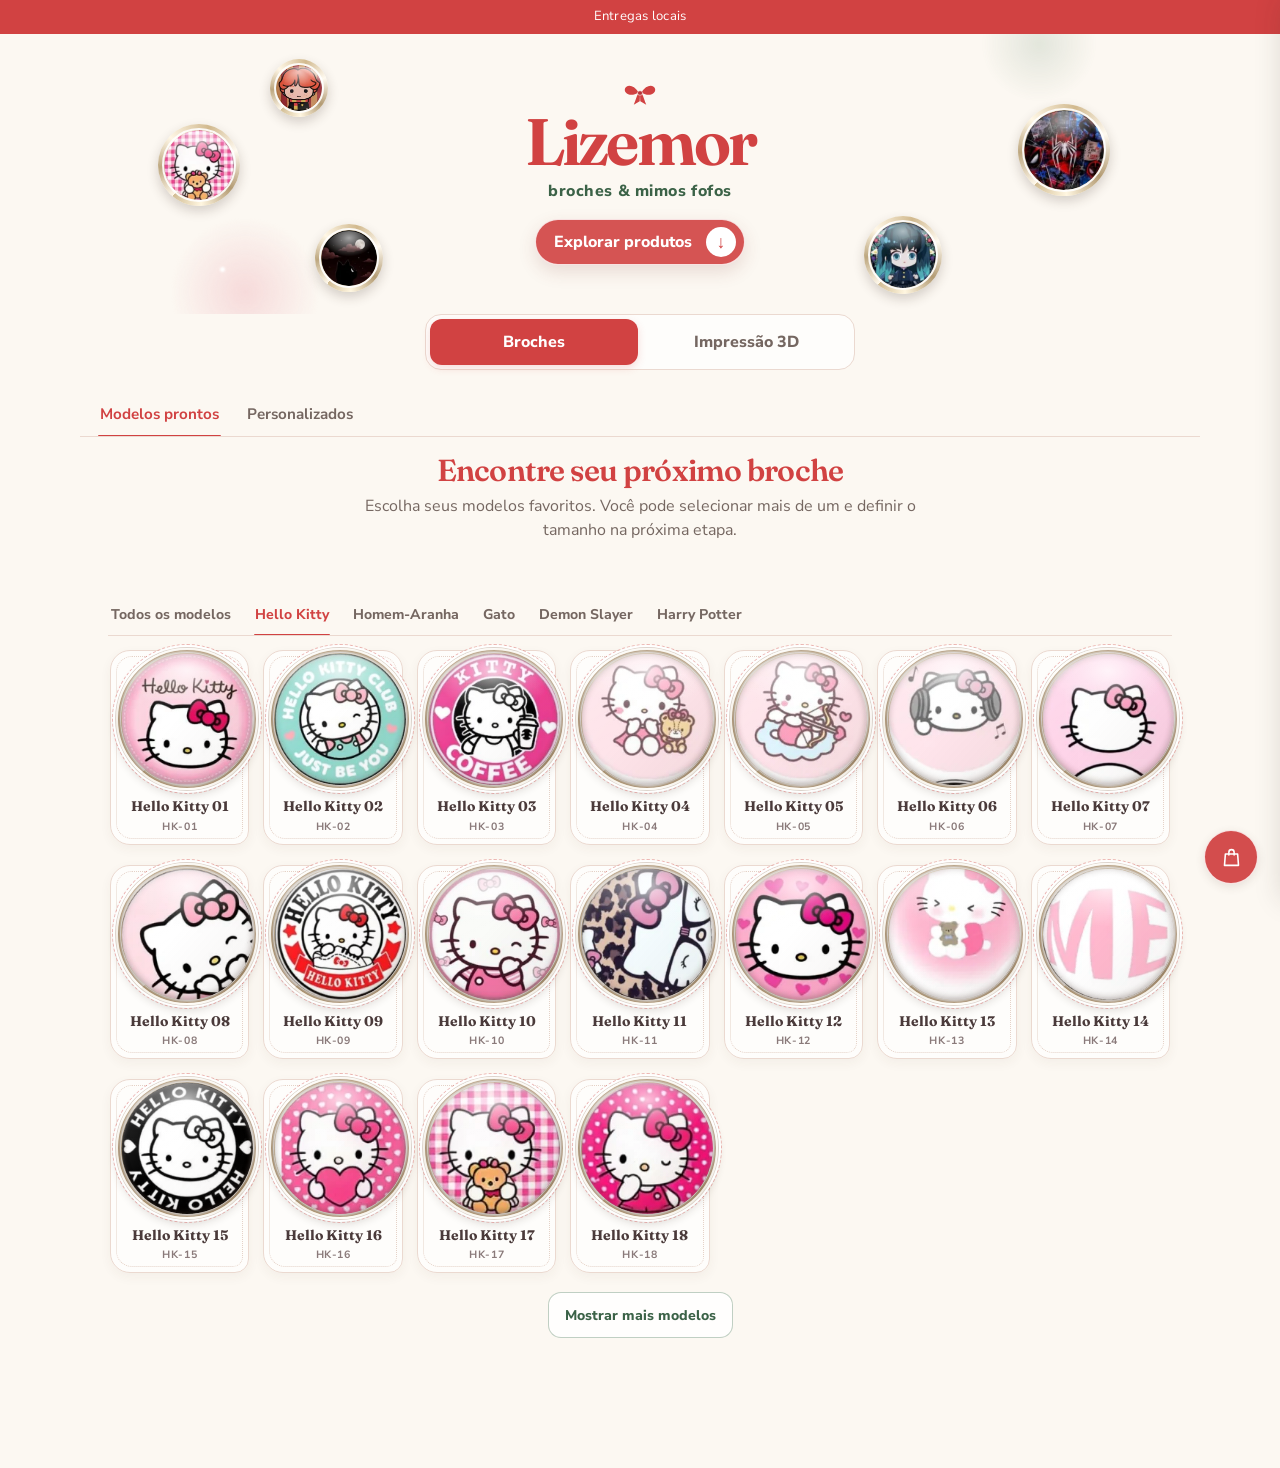
<file: index.html>
<!DOCTYPE html>
<html lang="pt-BR">
<head>
<meta charset="UTF-8">
<meta name="viewport" content="width=device-width, initial-scale=1">
<title>Lizemor – broches &amp; mimos fofos</title>
<link rel="preconnect" href="https://fonts.googleapis.com">
<link rel="preconnect" href="https://fonts.gstatic.com" crossorigin>
<link href="https://fonts.googleapis.com/css2?family=Fraunces:opsz,wght@9..144,400;9..144,500;9..144,600;9..144,700&family=Nunito+Sans:wght@400;500;600;700;800&display=swap" rel="stylesheet">

  <link rel="stylesheet" href="css/base.css">
  <link rel="stylesheet" href="css/layout.css">
  <link rel="stylesheet" href="css/components.css">
  <link rel="stylesheet" href="css/motion.css">
  <link rel="stylesheet" href="css/responsive.css">
</head>
<body>

<div class="alert">Entregas locais</div>
<header class="hero-header">
  <div class="hero-copy">
    <svg class="brand-bow" viewBox="0 0 120 82" aria-hidden="true" focusable="false">
      <path d="M53 29C42 10 22 3 12 12 0 22 8 37 24 40c11 2 21-3 30-7zM67 29C78 10 98 3 108 12c12 10 4 25-12 28-11 2-21-3-30-7zM53 37c-6 12-9 24-15 38l21-12 1-25zM67 37c6 12 9 24 15 38L61 63l-1-25z" fill="#D14242"/>
      <ellipse cx="60" cy="34" rx="9" ry="8" fill="#B83338" stroke="#FCF8F2" stroke-width="2"/>
    </svg>
    <h1>Lizemor</h1>
    <p>broches &amp; mimos fofos</p>
    <a class="hero-cta" href="#broochContent">Explorar produtos <span aria-hidden="true">↓</span></a>
  </div>
  <div class="hero-scene" id="heroScene" role="group" aria-label="Broches decorativos; clique para apertar">
    <button class="hero-pin hero-floater hero-floater-a" type="button" data-model-code="HK-17" aria-label="Apertar broche Hello Kitty 17"><img alt="" aria-hidden="true"></button>
    <button class="hero-pin hero-floater hero-floater-b" type="button" data-model-code="HA-08" aria-label="Apertar broche Homem-Aranha 08"><img alt="" aria-hidden="true"></button>
    <button class="hero-pin hero-floater hero-floater-c" type="button" data-model-code="GT-12" aria-label="Apertar broche Gato 12"><img alt="" aria-hidden="true"></button>
    <button class="hero-pin hero-floater hero-floater-d" type="button" data-model-code="DS-19" aria-label="Apertar broche Demon Slayer 19"><img alt="" aria-hidden="true"></button>
    <button class="hero-pin hero-floater hero-floater-e" type="button" data-model-code="HP-06" aria-label="Apertar broche Harry Potter 06"><img alt="" aria-hidden="true"></button>
  </div></header>


<div class="modebar" role="tablist" aria-label="Escolher seção do site">
  <button class="mode" role="tab" id="modeBroches" aria-controls="broochContent" aria-selected="true" type="button">Broches</button>
  <button class="mode" role="tab" id="mode3d" aria-controls="studio" aria-selected="false" type="button">Impressão 3D</button>
</div>

<section id="studio" hidden aria-label="Impressão 3D">
  <div class="sub3" role="tablist" aria-label="Tipo de impressão 3D">
    <button class="tab3" role="tab" id="t3pronto" data-v3="pronto" aria-selected="true" type="button">Modelos Prontos</button>
    <button class="tab3" role="tab" id="t3custom" data-v3="custom" aria-selected="false" type="button">Personalizados</button>
    <button class="tab3" role="tab" id="t3sob" data-v3="sob" aria-selected="false" type="button">Sob Medida</button>
  </div>

  <div id="v3pronto">
    <h2 class="s3-title">Impressão 3D pronta para você</h2>
    <p class="s3-sub">Escolha uma peça, configure a cor e adicione ao seu pedido.</p>
    <p class="s3-note" role="note"><span>Cores disponíveis:</span><span><i class="swatch-black" aria-hidden="true"></i>Preto</span><span><i class="swatch-blue" aria-hidden="true"></i>Azul</span></p>
    <div class="p3grid" id="p3grid"></div>
  </div>

  <div id="v3custom" hidden>
    <h2 class="s3-title">Um chaveiro com seu nome</h2>
    <p class="s3-sub">Escolha o nome e a combinação de cores para criar seu chaveiro personalizado.</p>
    <div class="p3grid" id="p3grid2"></div>

  </div>

  <div id="v3sob" hidden>
  <h2 class="s3-title" id="orcamento">Tem uma ideia? Vamos tirar do papel.</h2>
  <p class="s3-sub">Envie seu modelo ou conte o que deseja imprimir. Vamos avaliar o projeto e preparar um orçamento.</p>
  <ol class="steps">
    <li><b>01</b><span><strong>Conte sua ideia</strong><small>Descreva a peça que deseja imprimir.</small></span></li>
    <li><b>02</b><span><strong>Envie a referência</strong><small>Mande uma foto, arquivo ou link pelo WhatsApp.</small></span></li>
    <li><b>03</b><span><strong>Receba seu orçamento</strong><small>Confira o valor e aprove a impressão.</small></span></li>
  </ol>
  <form class="quote" id="quoteForm">
    <div class="form-heading"><h3>Conte o que você precisa</h3><p>Preencha as informações principais para começarmos.</p></div>
    <label class="f">Seu nome *<input type="text" id="qName" autocomplete="name" placeholder="Como podemos te chamar?" required></label>
    <label class="f">O que você gostaria de imprimir? *<textarea id="qDesc" placeholder="Descreva sua ideia ou informe o link do modelo." required></textarea></label>
    <div class="row">
      <label class="f">Tamanho aproximado<input type="text" id="qSize" placeholder="Ex.: 8 cm de altura"></label>
      <label class="f">Quantidade<input type="text" id="qQty" inputmode="numeric" placeholder="Ex.: 1"></label>
      <label class="f">Cor<input type="text" id="qColor" placeholder="Ex.: preto ou azul"></label>
    </div>
    <p class="tip">O arquivo STL, 3MF ou OBJ, ou uma fotografia de referência, pode ser enviado diretamente na conversa do WhatsApp.</p>
    <div class="err" id="qErr" role="alert"></div>
    <button class="wa" id="qSend" type="button">Solicitar orçamento pelo WhatsApp</button>
  </form>
  </div>
</section>

<nav role="tablist" aria-label="Tipo de broche">
  <button class="tab" role="tab" aria-selected="true" data-filter="pronto">Modelos prontos</button>
  <button class="tab" role="tab" aria-selected="false" data-filter="personalizado">Personalizados</button>
</nav>

<main id="broochContent">
  <div class="brooch-intro" id="readyIntro">
    <h2>Encontre seu próximo broche</h2>
    <p>Escolha seus modelos favoritos. Você pode selecionar mais de um e definir o tamanho na próxima etapa.</p>
  </div>
  <section class="picker" id="picker">
    <div class="chips" id="chips" role="group" aria-label="Categorias"></div>
    <div class="models" id="models"></div>
    <button class="model-more" id="modelMore" type="button" hidden>Mostrar mais modelos</button>
  <div class="picked" id="picked" hidden></div>
  </section>
  <p class="custom-feedback" id="customFeedback" role="status" aria-live="polite" hidden></p>
  <section class="size-step" id="sizeStep" hidden>
  <h2 class="sizes-title">Escolha o tamanho</h2>
  <p class="hint">O tamanho escolhido será aplicado a todos os modelos selecionados.</p>
  <div class="grid" id="grid">

    <!-- Para trocar a foto: substitua o src (e o data-ready) de cada <img> por um arquivo ou link seu. -->

    <article class="card" data-id="b58" tabindex="0" aria-expanded="false" aria-label="Tamanho 58 mm. Pressione Enter para abrir os detalhes.">
      <span class="pin-photo pin-broche"><img alt="Broche 58mm" src="assets/broches/broche-58mm.webp" data-ready="assets/broches/broche-58mm.webp" data-custom="data:image/svg+xml,%3Csvg xmlns='http://www.w3.org/2000/svg' viewBox='0 0 300 300'%3E%3Crect width='300' height='300' fill='%23F6DADA'/%3E%3Ccircle cx='150' cy='150' r='140' fill='%23fff' stroke='%23D14242' stroke-width='5' stroke-dasharray='12 9'/%3E%3Ctext x='150' y='160' font-size='54' text-anchor='middle'%3EART%3C/text%3E%3Ctext x='150' y='205' font-size='18' text-anchor='middle' fill='%23D14242' font-family='sans-serif'%3Esua arte aqui%3C/text%3E%3C/svg%3E"></span>
      <div class="body">
        <h3>G — 58 mm <span class="size-full-name">Broche 58MM (Grande)</span></h3>
        <p>Perfeito para bolsas, mochilas e jaquetas. Muito charme em um só broche.</p>
        <fieldset class="opts" hidden>
          <label><input type="radio" name="o58" value="8" data-label="Normal" checked> Normal - R$ 8,00</label>
          <label><input type="radio" name="o58" value="10" data-label="Com brilho"> Com brilho - R$ 10,00</label>
        </fieldset>
        <div class="price" data-price>R$ 8,00</div>
        <button class="size-choose" type="button">Selecionar tamanho</button>
        <button class="add" hidden>Adicionar ao pedido</button>
      </div>
    </article>

    <article class="card" data-id="b32" data-price="4.5" tabindex="0" aria-expanded="false" aria-label="Tamanho 32 mm. Pressione Enter para abrir os detalhes.">
      <span class="pin-photo pin-broche"><img alt="Broche 32mm" src="assets/broches/broche-32mm.webp" data-ready="assets/broches/broche-32mm.webp" data-custom="data:image/svg+xml,%3Csvg xmlns='http://www.w3.org/2000/svg' viewBox='0 0 300 300'%3E%3Crect width='300' height='300' fill='%23F6DADA'/%3E%3Ccircle cx='150' cy='150' r='140' fill='%23fff' stroke='%23D14242' stroke-width='5' stroke-dasharray='12 9'/%3E%3Ctext x='150' y='160' font-size='54' text-anchor='middle'%3EART%3C/text%3E%3Ctext x='150' y='205' font-size='18' text-anchor='middle' fill='%23D14242' font-family='sans-serif'%3Esua arte aqui%3C/text%3E%3C/svg%3E"></span>
      <div class="body">
        <h3>M — 32 mm <span class="size-full-name">Broche 32MM (Médio)</span></h3>
        <p>O tamanho clássico, ideal para o dia a dia e para montar combinações.</p>
        <div class="price">R$ 4,50</div>
        <button class="size-choose" type="button">Selecionar tamanho</button>
        <button class="add" hidden>Adicionar ao pedido</button>
      </div>
    </article>

    <article class="card" data-id="b25" data-price="2.5" tabindex="0" aria-expanded="false" aria-label="Tamanho 25 mm. Pressione Enter para abrir os detalhes.">
      <span class="pin-photo pin-broche"><img alt="Broche 25mm" src="assets/broches/broche-25mm.webp" data-ready="assets/broches/broche-25mm.webp" data-custom="data:image/svg+xml,%3Csvg xmlns='http://www.w3.org/2000/svg' viewBox='0 0 300 300'%3E%3Crect width='300' height='300' fill='%23F6DADA'/%3E%3Ccircle cx='150' cy='150' r='140' fill='%23fff' stroke='%23D14242' stroke-width='5' stroke-dasharray='12 9'/%3E%3Ctext x='150' y='160' font-size='54' text-anchor='middle'%3EART%3C/text%3E%3Ctext x='150' y='205' font-size='18' text-anchor='middle' fill='%23D14242' font-family='sans-serif'%3Esua arte aqui%3C/text%3E%3C/svg%3E"></span>
      <div class="body">
        <h3>P — 25 mm <span class="size-full-name">Broche 25MM (Pequeno)</span></h3>
        <p>Delicado e compacto, ótimo para presentear e colecionar.</p>
        <div class="price">R$ 2,50</div>
        <button class="size-choose" type="button">Selecionar tamanho</button>
        <button class="add" hidden>Adicionar ao pedido</button>
      </div>
    </article>

  </div>
  </section>


</main>

<button class="fab is-empty" id="fab" aria-label="Abrir meu pedido" aria-expanded="false" aria-controls="cart">
  <svg aria-hidden="true" viewBox="0 0 24 24" width="21" height="21" fill="none" stroke="currentColor" stroke-width="1.8" stroke-linecap="round" stroke-linejoin="round"><path d="M5 8h14l1 13H4L5 8Z"/><path d="M9 9V6a3 3 0 0 1 6 0v3"/></svg>
  <span class="fab-total" id="fabTotal" hidden></span><b id="count">0</b>
</button>
<button class="size-fab" id="sizeFab" type="button" aria-label="Ir para escolher o tamanho" aria-controls="sizeStep" hidden>
  <svg aria-hidden="true" viewBox="0 0 24 24" fill="none" stroke="currentColor" stroke-width="1.8" stroke-linecap="round" stroke-linejoin="round"><path d="M5 8h14l1 13H4L5 8Z"/><path d="M9 9V6a3 3 0 0 1 6 0v3"/><path d="M12 12.5v5m-2.5-2.5h5"/></svg>
</button>
<div class="overlay" id="overlay"></div>

<aside id="cart" aria-label="Seu pedido" aria-hidden="true">
  <div class="ahead">
    <div><h2>Seu pedido</h2><p class="cart-subtitle">Confira seus produtos antes de continuar.</p></div>
    <button class="close" id="close" aria-label="Fechar">✕</button>
  </div>
  <div class="abody">
    <div class="cart-section-head"><h3>Seus itens</h3><span id="itemsCount">0 itens</span></div>
    <div id="items"></div>
    <form id="form">
      <div class="form-heading"><h3>Entrega e contato</h3><p>Preencha os dados para finalizar seu pedido.</p></div>
        <label class="f">Nome completo *<input type="text" id="name" autocomplete="name" placeholder="Como podemos te chamar?" required></label>
        <label class="f">Endereço de entrega *<textarea id="addr" placeholder="Rua, número, bairro e ponto de referência." required></textarea></label>
        <label class="f">Observações<textarea id="notes" placeholder="Algum detalhe que precisamos saber?"></textarea></label>
    </form>
  </div>
  <div class="afoot">
    <div class="total"><span>Total do Pedido</span><span id="total">R$ 0,00</span></div>
    <div class="err" id="err" role="alert"></div>
    <p class="whatsapp-hint">O WhatsApp será aberto para continuarmos o atendimento e combinar a entrega.</p>
    <button class="wa" id="send">Continuar no WhatsApp</button>
  </div>
</aside>


<script src="js/catalogo.js" defer></script>
<script src="js/app.js" defer></script>
</body>
</html>
</file>
<file: css/base.css>
/* Lizemor · base */

:root {
  color-scheme:light;
  --cream:#FCF8F2;
  --paper:#FFFDFA;
  --red:#D14242;
  --red-soft:#F6DADA;
  --green:#4A7A57;
  --green-dark:#3B6247;
  --ink:#4A3A3A;
  --muted:#756761;
  --line:#EBD9D0;
  --line-strong:#DFC7BB;
  --shadow:0 10px 28px rgba(82,58,48,.08);
  --font-body:'Nunito Sans',Arial,sans-serif;
  --font-display:'Fraunces',Georgia,serif;
}

* {
  box-sizing:border-box
}

html {
  scroll-behavior:smooth;
  scroll-padding-top:18px
}

body {
  margin:0;
  padding:0 0 calc(82px + env(safe-area-inset-bottom));
  background:var(--cream);
  color:var(--ink);
  font:400 16px/1.5 var(--font-body);
  overflow-x:hidden
}

[hidden] {
  display:none!important
}

button,input,textarea,select {
  font:inherit
}

button {
  color:inherit;
  cursor:pointer;
  -webkit-tap-highlight-color:transparent;
  touch-action:manipulation
}

button:focus-visible,a:focus-visible,input:focus-visible,textarea:focus-visible,select:focus-visible {
  outline:3px solid var(--red);
  outline-offset:3px
}

img {
  max-width:100%
}

h1,h2,h3,h4,p {
  margin:0
}

h1,h2,h3,.s3-title {
  font-family:var(--font-display)
}

p {
  color:var(--muted)
}

body.cart-open {
  overflow:hidden
}
</file>
<file: css/layout.css>
/* Lizemor · layout */

.alert {
  height:34px;
  display:grid;
  place-items:center;
  background:var(--red);
  color:#fff;
  font-size:.82rem;
  letter-spacing:.02em
}

.hero-header {
  position:relative;
  isolation:isolate;
  display:grid;
  place-items:center;
  min-height:clamp(250px,32vw,310px);
  max-width:1120px;
  margin:auto;
  padding:28px 18px;
  overflow:hidden;
  text-align:center
}

.hero-header::before,.hero-header::after {
  content:"";
  position:absolute;
  z-index:-1;
  pointer-events:none;
  border-radius:50%;
  filter:blur(1px)
}

.hero-header::before {
  width:clamp(90px,13vw,150px);
  height:clamp(90px,13vw,150px);
  left:8%;
  bottom:-53px;
  background:radial-gradient(circle at 35% 35%,#fff 0 2px,transparent 3px),radial-gradient(circle,var(--red-soft),rgba(246,218,218,0) 70%)
}

.hero-header::after {
  width:120px;
  height:120px;
  right:9%;
  top:-50px;
  background:radial-gradient(circle at 50% 50%,rgba(74,122,87,.14),transparent 68%)
}

.hero-copy {
  position:relative;
  z-index:2;
  display:flex;
  flex-direction:column;
  align-items:center
}

.hero-copy h1 {
  color:var(--red);
  font-size:clamp(2.7rem,9vw,4.1rem);
  font-weight:650;
  line-height:1;
  letter-spacing:-.045em
}

.hero-copy p {
  margin-top:5px;
  color:var(--green-dark);
  font-size:1rem;
  font-weight:800;
  letter-spacing:.035em
}

.hero-cta {
  display:inline-flex;
  align-items:center;
  gap:14px;
  min-height:46px;
  margin-top:16px;
  padding:7px 8px 7px 18px;
  border:1px solid rgba(255,255,255,.82);
  border-radius:999px;
  background:rgba(209,66,66,.9);
  box-shadow:0 7px 18px rgba(120,53,47,.15);
  color:#fff;
  text-decoration:none;
  font-weight:800;
  transition:transform .18s,background .18s
}

.hero-cta span {
  width:30px;
  height:30px;
  display:grid;
  place-items:center;
  border-radius:50%;
  background:#fff;
  color:var(--red);
  font-size:1.1rem
}

.hero-cta:hover {
  transform:translateY(-2px);
  background:var(--red)
}

.hero-scene {
  position:absolute;
  inset:0;
  z-index:1;
  pointer-events:none
}

.hero-pin {
  position:absolute;
  display:block;
  width:clamp(48px,7vw,82px);
  aspect-ratio:1;
  padding:4px;
  border:0;
  border-radius:50%;
  background:conic-gradient(from 220deg,#fff8ea,#bda77f 13%,#fff7e6 26%,#d1b98e 43%,#fffaf0 58%,#b39b73 74%,#fff6e0 88%,#d2bd94);
  box-shadow:0 5px 12px rgba(55,39,30,.2);
  pointer-events:auto;
  animation:pin-drift 5.2s ease-in-out infinite alternate
}

.hero-pin img {
  position:relative;
  z-index:1;
  display:block;
  width:100%;
  height:100%;
  border:2px solid rgba(255,255,255,.9);
  border-radius:50%;
  object-fit:cover
}

.hero-pin::before {
  content:"";
  position:absolute;
  z-index:2;
  inset:7px;
  border-radius:50%;
  pointer-events:none;
  background:radial-gradient(ellipse 48% 34% at 50% 13%,rgba(255,255,255,.64),transparent 100%)
}

.hero-floater-a {
  left:7%;
  top:32%
}

.hero-floater-b {
  right:8%;
  top:25%;
  width:clamp(54px,8vw,92px);
  animation-delay:-2s
}

.hero-floater-c {
  left:21%;
  bottom:8%;
  width:clamp(42px,6vw,68px);
  animation-delay:-1s
}

.hero-floater-d {
  right:23%;
  bottom:7%;
  width:clamp(50px,7vw,78px);
  animation-delay:-3s
}

.hero-floater-e {
  left:17%;
  top:9%;
  width:clamp(38px,5vw,58px);
  animation-delay:-1.8s
}

.modebar {
  display:grid;
  grid-template-columns:1fr 1fr;
  gap:4px;
  width:min(430px,calc(100% - 32px));
  margin:0 auto 16px;
  padding:4px;
  border:1px solid var(--line);
  border-radius:16px;
  background:rgba(255,255,255,.72)
}

.mode {
  min-height:46px;
  border:0;
  border-radius:12px;
  background:transparent;
  color:var(--muted);
  font-weight:800;
  transition:background .18s,color .18s
}

.mode[aria-selected=true] {
  background:var(--red);
  color:#fff;
  box-shadow:0 3px 8px rgba(209,66,66,.18)
}

#studio {
  max-width:1120px;
  margin:auto;
  padding:10px 18px 40px
}

main {
  max-width:1120px;
  margin:0 auto;
  padding:8px 18px 40px
}

.brooch-intro {
  margin:8px 0 18px;
  text-align:center
}

.brooch-intro h2,.picker h2,.sizes-title {
  color:var(--red);
  font-size:clamp(1.45rem,4vw,1.9rem);
  font-weight:600;
  line-height:1.16;
  letter-spacing:-.025em
}

.brooch-intro>p:last-child {
  max-width:58ch;
  margin:6px auto 0
}

nav {
  display:flex;
  gap:24px;
  max-width:1120px;
  margin:0 auto;
  padding:0 18px;
  overflow-x:auto;
  scrollbar-width:none;
  border-bottom:1px solid var(--line)
}

nav::-webkit-scrollbar {
  display:none
}

nav .tab {
  position:relative;
  flex:none;
  min-height:44px;
  padding:8px 2px;
  border:0;
  background:transparent;
  color:var(--muted);
  font-size:.95rem;
  font-weight:700
}

nav .tab[aria-selected=true] {
  color:var(--red)
}

nav .tab::after {
  content:"";
  position:absolute;
  right:0;
  bottom:-1px;
  left:0;
  height:2px;
  border-radius:2px;
  background:var(--red);
  transform:scaleX(0);
  transform-origin:left;
  transition:transform .22s cubic-bezier(.2,.75,.25,1)
}

nav .tab[aria-selected=true]::after {
  transform:scaleX(1)
}

.picker {
  margin:0;
  padding:18px 0 8px;
  scroll-margin-top:10px;
  text-align:center
}

.hint {
  max-width:62ch;
  margin:6px auto 0;
  color:var(--muted);
  font-size:.93rem;
  text-align:center
}

.chips {
  display:flex;
  gap:22px;
  margin:12px 0 4px;
  padding:3px 2px 0;
  overflow-x:auto;
  scrollbar-width:none;
  -ms-overflow-style:none;
  overscroll-behavior-x:contain;
  border-bottom:1px solid var(--line);
  text-align:left
}

.chips::-webkit-scrollbar {
  display:none
}

.models {
  display:grid;
  grid-template-columns:repeat(3,minmax(0,1fr));
  gap:16px 10px;
  padding:10px 2px 14px
}

.size-step {
  margin-top:18px;
  padding:18px 0 26px;
  border-top:1px solid var(--line);
  scroll-margin-top:12px
}

.grid {
  display:grid;
  grid-template-columns:minmax(0,1fr);
  align-items:start;
  gap:16px;
  margin-top:14px
}

.size-step .add[hidden],.size-step .opts[hidden] {
  display:none!important
}

.s3-title {
  margin:12px 0 3px;
  color:var(--red);
  font-size:clamp(1.55rem,4vw,2rem);
  font-weight:600;
  line-height:1.15;
  letter-spacing:-.025em;
  text-align:center
}

.s3-sub {
  max-width:60ch;
  margin:5px auto 12px;
  color:var(--muted);
  text-align:center
}

.sub3 {
  display:flex;
  gap:22px;
  margin:2px 0 18px;
  overflow-x:auto;
  scrollbar-width:none;
  border-bottom:1px solid var(--line)
}

.sub3::-webkit-scrollbar {
  display:none
}

.tab3 {
  position:relative;
  flex:none;
  min-height:44px;
  padding:8px 1px;
  border:0;
  background:transparent;
  color:var(--muted);
  font-size:.91rem;
  font-weight:700
}

.tab3[aria-selected=true] {
  color:var(--red)
}

.tab3::after {
  content:"";
  position:absolute;
  right:0;
  bottom:-1px;
  left:0;
  height:2px;
  background:var(--red);
  transform:scaleX(0);
  transform-origin:left;
  transition:transform .22s cubic-bezier(.2,.75,.25,1)
}

.tab3[aria-selected=true]::after {
  transform:scaleX(1)
}

.s3-note {
  display:flex;
  align-items:center;
  gap:10px;
  flex-wrap:wrap;
  margin:4px 0 16px;
  color:var(--green-dark);
  font-size:.83rem;
  font-weight:700
}

.s3-note span {
  display:inline-flex;
  align-items:center;
  gap:6px
}

.s3-note i {
  display:inline-block;
  width:13px;
  height:13px;
  border:1px solid rgba(74,58,58,.15);
  border-radius:50%
}

.p3grid {
  display:grid;
  grid-template-columns:1fr;
  align-items:start;
  grid-auto-rows:max-content;
  gap:10px;
  margin:14px 0 24px
}

.steps {
  display:grid;
  gap:0;
  margin:14px 0 18px;
  padding:0;
  list-style:none
}

.steps li {
  display:grid;
  grid-template-columns:36px minmax(0,1fr);
  align-items:start;
  gap:11px;
  padding:10px 0;
  border-bottom:1px solid var(--line)
}

.steps li>b {
  width:32px;
  height:32px;
  display:grid;
  place-items:center;
  border-radius:50%;
  background:var(--red-soft);
  color:var(--red);
  font-size:.74rem
}

.steps li span {
  display:grid;
  gap:2px
}

.steps li strong {
  font-size:.9rem
}

.steps li small {
  color:var(--muted);
  font-size:.82rem
}

.quote {
  display:grid;
  gap:12px;
  margin-top:10px
}

.form-heading {
  margin-bottom:2px;
  text-align:center
}

.form-heading h3 {
  color:var(--red);
  font:600 1.18rem var(--font-display)
}

.form-heading p {
  margin-top:3px;
  font-size:.87rem
}

.quote .row {
  display:grid;
  grid-template-columns:1fr;
  gap:10px
}
</file>
<file: css/components.css>
/* Lizemor · components */

.brand-bow {
  width:34px;
  height:24px;
  margin:0 0 2px;
  animation:bow-float 4.8s ease-in-out infinite alternate
}

.custom-feedback:not([hidden]) {
  margin-top:9px;
  color:var(--green-dark);
  font-size:.88rem;
  font-weight:800
}

.chip {
  position:relative;
  flex:none;
  min-height:42px;
  display:inline-flex;
  align-items:center;
  padding:8px 1px;
  border:0;
  background:transparent;
  color:var(--muted);
  font-size:.88rem;
  font-weight:750;
  white-space:nowrap;
  transition:color .18s
}

.chip[aria-pressed=true] {
  color:var(--red)
}

.chip::after {
  content:"";
  position:absolute;
  right:0;
  bottom:-1px;
  left:0;
  height:2px;
  border-radius:2px;
  background:var(--red);
  transform:scaleX(0);
  transform-origin:left;
  transition:transform .22s cubic-bezier(.2,.75,.25,1)
}

.chip[aria-pressed=true]::after {
  transform:scaleX(1)
}

.chip-dot {
  display:none
}

.chip[aria-pressed=true] .chip-dot {
  background:#fff;
  box-shadow:0 0 0 2px rgba(255,255,255,.24)
}

.model {
  position:relative;
  isolation:isolate;
  display:flex;
  min-width:0;
  min-height:138px;
  flex-direction:column;
  align-items:center;
  gap:4px;
  padding:11px 5px 9px;
  overflow:visible;
  border:1px solid var(--line);
  border-radius:20px 20px 14px 20px;
  background:rgba(255,255,255,.72);
  box-shadow:0 4px 12px rgba(82,58,48,.05);
  color:var(--ink);
  text-align:center;
  transition:border-color .18s,background .18s,box-shadow .18s
}

.model::before {
  content:"";
  position:absolute;
  z-index:0;
  inset:5px;
  border:1px dotted rgba(223,199,187,.8);
  border-radius:16px 16px 10px 16px;
  pointer-events:none
}

.model[aria-pressed=true] {
  border-color:rgba(209,66,66,.75);
  background:rgba(246,218,218,.48);
  box-shadow:0 5px 14px rgba(82,58,48,.08)
}

.model-pin {
  transition:transform .24s cubic-bezier(.2,.8,.2,1),box-shadow .24s
}

.model:focus-visible .model-pin {
  transform:translateY(-3px) rotate(-3deg) scale(1.035)
}

.model::after {
  content:"✓";
  position:absolute;
  z-index:4;
  top:5px;
  right:5px;
  width:22px;
  height:22px;
  display:grid;
  place-items:center;
  border:2px solid #fff;
  border-radius:50%;
  background:var(--red);
  color:#fff;
  font-size:.72rem;
  font-weight:900;
  opacity:0;
  transform:scale(.72);
  transition:opacity .16s,transform .16s;
  pointer-events:none
}

.model[aria-pressed=true]::after {
  opacity:1;
  transform:scale(1)
}

.pin-photo {
  position:relative;
  isolation:isolate;
  display:block;
  flex:none;
  aspect-ratio:1;
  padding:4px;
  border-radius:50%;
  background:conic-gradient(from 220deg,#fff8ea,#bda77f 13%,#fff7e6 26%,#d1b98e 43%,#fffaf0 58%,#b39b73 74%,#fff6e0 88%,#d2bd94);
  box-shadow:0 0 0 1px rgba(119,83,53,.25),0 0 0 3px rgba(255,255,255,.95),0 5px 9px rgba(55,39,30,.17),inset 0 1px 2px rgba(255,255,255,.95)
}

.pin-photo img {
  position:relative;
  z-index:1;
  display:block;
  width:100%;
  height:100%;
  border:1px solid rgba(255,255,255,.84);
  border-radius:50%;
  object-fit:cover;
  object-position:center
}

.pin-photo::before {
  content:"";
  position:absolute;
  z-index:2;
  inset:6px;
  border-radius:50%;
  pointer-events:none;
  background:radial-gradient(ellipse 46% 32% at 50% 13%,rgba(255,255,255,.72),rgba(255,255,255,.32) 45%,transparent 100%),linear-gradient(132deg,rgba(255,255,255,.2),transparent 45%,rgba(90,65,46,.07))
}

.pin-photo::after {
  content:"";
  position:absolute;
  z-index:3;
  inset:0;
  border:2px solid rgba(255,255,255,.78);
  border-radius:50%;
  box-shadow:inset 0 0 0 1px rgba(164,126,82,.38),inset 0 0 7px 3px rgba(58,39,30,.26),inset 0 3px 7px rgba(255,255,255,.72),inset 0 -4px 9px rgba(58,39,30,.24);
  pointer-events:none
}

.model-pin {
  z-index:1;
  width:min(calc(100% + 10px),118px);
  margin:-14px auto 1px;
  outline:1px dashed rgba(209,66,66,.36);
  outline-offset:3px
}

.model .model-name {
  position:relative;
  z-index:1;
  margin-top:3px;
  font:700 .87rem/1.18 var(--font-display);
  overflow-wrap:anywhere
}

.model small {
  position:relative;
  z-index:1;
  color:#8a7a7a;
  font-size:.66rem;
  font-weight:700;
  letter-spacing:.06em
}

.model-more {
  display:block;
  min-height:46px;
  margin:5px auto 0;
  padding:9px 16px;
  border:1px solid rgba(74,122,87,.35);
  border-radius:13px;
  background:rgba(255,255,255,.8);
  color:var(--green-dark);
  font-size:.88rem;
  font-weight:800
}

.model-more:active {
  transform:scale(.98)
}

.model-more:focus-visible {
  outline:3px solid var(--red);
  outline-offset:3px
}

.picked {
  margin:12px 0 0;
  padding:9px 12px;
  border:1px solid var(--line);
  border-radius:14px;
  background:rgba(255,255,255,.58)
}

.picked-expander {
  width:100%
}

.picked-toggle {
  width:100%;
  display:flex;
  align-items:center;
  justify-content:space-between;
  gap:10px;
  padding:2px 0;
  border:0;
  background:transparent;
  color:var(--ink);
  text-align:left;
  font-weight:800
}

.picked-count {
  min-width:0;
  overflow-wrap:anywhere
}

.picked-action {
  display:inline-flex;
  align-items:center;
  gap:7px;
  flex:none;
  padding:5px 9px;
  border:1px solid rgba(74,122,87,.22);
  border-radius:999px;
  background:#fff;
  color:var(--green-dark);
  font-size:.75rem
}

.picked-chevron {
  width:6px;
  height:6px;
  margin:0 2px 3px 0;
  border-right:1.5px solid currentColor;
  border-bottom:1.5px solid currentColor;
  transform:rotate(45deg);
  transition:transform .18s
}

.picked-toggle[aria-expanded=true] .picked-chevron {
  margin-bottom:-3px;
  transform:rotate(225deg)
}

.picked-list {
  display:flex;
  flex-wrap:wrap;
  gap:6px;
  margin:9px 0 0;
  padding:9px 0 0;
  border-top:1px solid var(--line);
  list-style:none
}

.picked-list[hidden] {
  display:none
}

.picked-list li {
  display:flex;
  gap:5px;
  align-items:center;
  padding:4px 8px;
  border:1px solid var(--line);
  border-radius:999px;
  background:#fff;
  font-size:.76rem
}

.picked-list li small {
  color:#8a7a7a
}

.picked.warn {
  border-color:var(--red);
  color:var(--red);
  background:var(--red-soft)
}

.sizes-title {
  color:var(--red);
  text-align:center
}

.card {
  --pin-diameter:clamp(104px,36vw,174px);
  position:relative;
  display:flex;
  min-width:0;
  flex-direction:column;
  overflow:visible;
  border:1px solid var(--line);
  border-radius:22px 22px 16px 24px;
  background:linear-gradient(145deg,rgba(255,255,255,.92),rgba(255,253,249,.86));
  box-shadow:0 5px 16px rgba(82,58,48,.06);
  transition:border-color .18s,box-shadow .18s,transform .18s
}

.card[data-id="b25"] {
  --pin-diameter:clamp(88px,26vw,108px)
}

.card[data-id="b32"] {
  --pin-diameter:clamp(108px,32vw,136px)
}

.card[data-id="b58"] {
  --pin-diameter:clamp(150px,48vw,220px)
}

.card.is-selected {
  z-index:2;
  border-color:rgba(209,66,66,.75);
  box-shadow:0 8px 20px rgba(82,58,48,.09),inset 0 0 0 1px rgba(255,255,255,.88);
  transform:translateY(-2px)
}

.pin-broche {
  grid-row:1;
  align-self:center;
  width:min(var(--pin-diameter),calc(100% - 20px));
  margin:14px auto 5px;
  outline:1px dashed rgba(209,66,66,.36);
  outline-offset:4px
}

.card .body {
  display:flex;
  flex:1;
  flex-direction:column;
  gap:8px;
  padding:8px 16px 16px
}

.body h3 {
  color:var(--red);
  font-size:1.2rem;
  font-weight:600;
  line-height:1.18;
  text-align:center
}

.size-full-name {
  display:block;
  margin-top:2px;
  color:var(--muted);
  font:600 .78rem/1.3 var(--font-body)
}

.body p {
  font-size:.9rem;
  line-height:1.48
}

.price {
  margin-top:auto;
  color:var(--green);
  font:800 1.3rem/1.2 var(--font-body)
}

.opts {
  display:flex;
  flex-direction:column;
  gap:6px;
  padding:0;
  border:0
}

.opts legend,.p3-choices legend {
  margin-bottom:5px;
  font-size:.82rem;
  font-weight:800
}

.opts label {
  display:flex;
  align-items:center;
  gap:8px;
  min-height:38px;
  padding:7px 9px;
  border:1px solid var(--line);
  border-radius:11px;
  background:#fff;
  font-size:.87rem
}

.opts input {
  width:17px;
  height:17px;
  accent-color:var(--red)
}

.size-choose,.add {
  width:100%;
  min-height:46px;
  margin-top:3px;
  padding:9px 12px;
  border:1px solid var(--line-strong);
  border-radius:13px;
  background:rgba(255,255,255,.8);
  color:var(--red);
  font-weight:800;
  transition:transform .16s,background .16s
}

.size-choose:hover {
  background:#fff
}

.add {
  border-color:var(--green);
  background:var(--green);
  color:#fff
}

.add:hover,.add3:hover,.wa:hover {
  background:var(--green-dark)
}

.card.is-selected .size-choose {
  min-height:46px;
  padding:9px 12px;
  border-color:transparent;
  background:transparent;
  color:var(--green-dark);
  text-align:left
}

.mdl {
  display:flex;
  align-items:center;
  gap:7px;
  margin-top:3px;
  color:var(--muted);
  font-size:.8rem
}

.mdl img {
  width:26px;
  height:26px;
  border:1px solid var(--line);
  border-radius:50%;
  object-fit:cover
}

.swatch-black {
  background:#1d1d22
}

.swatch-blue {
  background:#1f6fd1
}

.p3 {
  display:grid;
  grid-template-columns:minmax(84px,30%) minmax(0,1fr);
  align-items:center;
  gap:12px;
  padding:11px;
  border:1px solid var(--line);
  border-radius:17px 17px 12px 18px;
  background:rgba(255,255,255,.75);
  box-shadow:0 3px 12px rgba(82,58,48,.04)
}

.p3 {
  transition:transform .2s,border-color .2s,box-shadow .2s
}

.p3 {
  align-self:start
}

.p3-photo {
  grid-column:1;
  grid-row:1;
  aspect-ratio:1/1;
  overflow:hidden;
  border-radius:12px;
  background:var(--red-soft)
}

.p3-photo img {
  display:block;
  width:100%;
  height:100%;
  object-fit:cover;
  transition:transform .28s cubic-bezier(.2,.75,.25,1)
}

.p3-main {
  grid-column:2;
  grid-row:1;
  min-width:0
}

.p3-main h3 {
  color:var(--red);
  font:600 1.14rem/1.18 var(--font-display)
}

.p3-main p {
  margin-top:4px;
  font-size:.82rem;
  line-height:1.4
}

.p3-main .price {
  margin-top:6px;
  font-size:1.06rem
}

.p3-toggle {
  min-width:min(100%,190px);
  min-height:46px;
  margin-top:7px;
  padding:8px 14px;
  border:1px solid rgba(209,66,66,.32);
  border-radius:13px;
  background:rgba(246,218,218,.34);
  color:var(--red);
  font-size:.86rem;
  font-weight:800
}

.p3-options {
  grid-column:1/-1;
  display:grid;
  gap:12px;
  padding:13px 2px 2px;
  border-top:1px solid var(--line);
  overflow:hidden
}

.p3-options h4 {
  font:700 1rem var(--font-body)
}

.p3 .f {
  display:flex;
  flex-direction:column;
  gap:5px;
  font-size:.85rem;
  font-weight:800
}

.p3 .f input,.p3 select {
  min-height:40px;
  padding:8px 10px;
  border:1px solid var(--line-strong);
  border-radius:10px;
  background:#fff;
  color:var(--ink)
}

.p3 .f small {
  color:var(--muted);
  font-weight:500
}

.p3-choices {
  min-width:0;
  padding:0;
  border:0
}

.color-options {
  display:grid;
  grid-template-columns:repeat(2,minmax(0,1fr));
  gap:7px
}

.color-choice,.segment-choice {
  display:flex;
  min-height:40px;
  align-items:center;
  gap:8px;
  padding:7px 9px;
  border:1px solid var(--line);
  border-radius:11px;
  background:#fff;
  font-size:.81rem;
  line-height:1.25
}

.color-choice,.segment-choice {
  transition:transform .18s,border-color .18s,background .18s,box-shadow .18s
}

.color-choice:focus-within,.segment-choice:focus-within {
  border-color:rgba(209,66,66,.45);
  box-shadow:0 5px 12px rgba(82,58,48,.08)
}

.color-choice:has(input:checked),.segment-choice:has(input:checked) {
  border-color:var(--green);
  background:rgba(232,239,224,.65)
}

.color-choice input,.segment-choice input {
  width:17px;
  height:17px;
  flex:none;
  accent-color:var(--green)
}

.color-swatch {
  width:22px;
  height:22px;
  flex:none;
  border:1px solid rgba(74,58,58,.16);
  border-radius:50%;
  background:#1d1d22
}

.color-swatch.blue {
  background:#1f6fd1
}

.color-swatch.key-blue-black {
  background:linear-gradient(90deg,#1f6fd1 0 50%,#1d1d22 50%)
}

.color-swatch.key-black-blue {
  background:linear-gradient(90deg,#1d1d22 0 50%,#1f6fd1 50%)
}

.color-swatch.key-all-blue {
  background:#1f6fd1
}

.color-swatch.key-all-black {
  background:#1d1d22
}

.p3-err {
  min-height:0;
  color:var(--red);
  font-size:.83rem;
  font-weight:700
}

.p3-err:not(:empty) {
  min-height:1.2em
}

.add3 {
  min-height:46px;
  padding:9px 13px;
  border:0;
  border-radius:13px;
  background:var(--green);
  color:#fff;
  font-weight:800
}

.p3.is-open {
  border-color:rgba(209,66,66,.48)
}

.f {
  display:flex;
  flex-direction:column;
  gap:5px;
  font-size:.87rem;
  font-weight:800
}

input[type=text],textarea {
  width:100%;
  min-height:44px;
  padding:10px 12px;
  border:1px solid var(--line-strong);
  border-radius:11px;
  background:#fff;
  color:var(--ink);
  font:500 .95rem var(--font-body)
}

textarea {
  min-height:104px;
  resize:vertical
}

input.bad,textarea.bad {
  border-color:var(--red);
  box-shadow:0 0 0 2px rgba(209,66,66,.1)
}

.tip {
  padding:9px 0;
  border-top:1px solid var(--line);
  font-size:.83rem
}

.err {
  min-height:0;
  color:var(--red);
  font-size:.85rem;
  font-weight:800
}

.err:not(:empty) {
  min-height:1.2em;
  margin:2px 0
}

.wa {
  width:100%;
  min-height:48px;
  padding:11px 14px;
  border:0;
  border-radius:13px;
  background:var(--green);
  color:#fff;
  font-weight:800;
  transition:background .16s,transform .16s
}

.whatsapp-hint {
  margin-bottom:8px;
  font-size:.78rem;
  text-align:center
}

.fab {
  position:fixed;
  right:18px;
  bottom:max(16px,env(safe-area-inset-bottom));
  z-index:40;
  min-height:48px;
  display:flex;
  align-items:center;
  gap:9px;
  padding:7px 12px;
  border:1px solid rgba(255,255,255,.82);
  border-radius:15px 15px 9px 15px;
  background:rgba(209,66,66,.94);
  box-shadow:0 5px 16px rgba(82,58,48,.17);
  color:#fff;
  font-weight:800;
  transition:background .16s,box-shadow .16s
}

.fab.is-empty {
  background:rgba(209,66,66,.82);
  box-shadow:0 3px 10px rgba(82,58,48,.12)
}

.fab b {
  width:24px;
  height:24px;
  flex:none;
  display:grid;
  place-items:center;
  padding:0;
  border:1px solid rgba(209,66,66,.18);
  border-radius:50%;
  background:#fff;
  color:var(--red);
  font-size:.8rem;
  line-height:1
}

.fab svg {
  display:block;
  flex:none
}

.fab.is-empty {
  width:54px;
  height:54px;
  min-height:54px;
  justify-content:center;
  padding:0;
  border-radius:50%;
  background:rgba(209,66,66,.94)
}

.fab.is-empty .fab-total,.fab.is-empty #count {
  display:none!important
}

.size-fab {
  position:fixed;
  left:18px;
  bottom:max(16px,env(safe-area-inset-bottom));
  z-index:39;
  width:54px;
  height:54px;
  display:grid;
  place-items:center;
  border:1px solid rgba(255,255,255,.9);
  border-radius:50%;
  background:rgba(74,122,87,.94);
  box-shadow:0 6px 16px rgba(55,81,61,.24);
  color:#fff;
  animation:size-fab-wiggle 4.2s ease-in-out infinite;
  transition:transform .18s,box-shadow .18s
}

.size-fab[hidden] {
  display:none
}

.size-fab svg {
  display:block;
  width:32px;
  height:32px;
  color:#fff;
  stroke:#fff;
  stroke-width:2.15
}

.size-fab:hover {
  transform:scale(1.08);
  box-shadow:0 8px 20px rgba(55,81,61,.3)
}

.fab-total {
  font-size:.83rem
}

.overlay {
  position:fixed;
  inset:0;
  z-index:50;
  background:rgba(48,38,35,.38);
  opacity:0;
  pointer-events:none;
  transition:opacity .2s
}

.overlay.open {
  opacity:1;
  pointer-events:auto
}

aside {
  position:fixed;
  top:0;
  right:0;
  z-index:60;
  display:flex;
  width:min(430px,100%);
  height:100%;
  flex-direction:column;
  background:var(--cream);
  box-shadow:-8px 0 26px rgba(48,38,35,.15);
  transform:translateX(102%);
  transition:transform .22s cubic-bezier(.2,.8,.2,1)
}

aside.open {
  transform:translateX(0)
}

.ahead {
  display:flex;
  align-items:center;
  justify-content:space-between;
  gap:12px;
  padding:16px 18px;
  border-bottom:1px solid var(--line)
}

.ahead h2 {
  color:var(--red);
  font-size:1.45rem;
  font-weight:600
}

.cart-subtitle {
  margin-top:2px;
  font-size:.82rem
}

.close {
  width:44px;
  height:44px;
  flex:none;
  border:1px solid var(--line);
  border-radius:50%;
  background:#fff;
  color:var(--red);
  font-size:1.1rem
}

.abody {
  flex:1;
  overflow:auto;
  padding:14px 18px
}

.cart-section-head {
  display:flex;
  justify-content:space-between;
  align-items:center;
  gap:10px;
  margin-bottom:8px
}

.cart-section-head h3,.form-heading h3 {
  font-family:var(--font-display)
}

.cart-section-head span {
  color:var(--green);
  font-size:.82rem;
  font-weight:800
}

#items {
  display:grid;
  gap:0
}

.empty {
  display:grid;
  gap:4px;
  padding:14px 0;
  font-size:.9rem
}

.empty strong {
  color:var(--ink);
  font-size:1rem
}

.item {
  display:grid;
  gap:9px;
  padding:12px 0;
  border-bottom:1px solid var(--line)
}

.item-head {
  display:grid;
  grid-template-columns:minmax(0,1fr) auto;
  gap:10px;
  align-items:start
}

.item-copy {
  min-width:0
}

.item-head strong {
  font-size:.91rem;
  line-height:1.3
}

.item .sub {
  color:var(--green);
  font-size:.9rem;
  font-weight:800;
  white-space:nowrap
}

.item .sub small {
  display:block;
  margin-top:2px;
  color:var(--muted);
  font-size:.72rem;
  font-weight:600;
  text-align:right
}

.item-controls {
  display:flex;
  align-items:end;
  justify-content:space-between;
  gap:10px
}

.item-size {
  display:flex;
  min-width:0;
  flex:1;
  flex-direction:column;
  gap:4px;
  color:var(--muted);
  font-size:.76rem;
  font-weight:800
}

.item-size select {
  width:100%;
  min-height:38px;
  padding:5px 9px;
  border:1px solid var(--line);
  border-radius:10px;
  background:#fff;
  color:var(--ink);
  font:600 .86rem var(--font-body)
}

.qty {
  display:flex;
  align-items:center;
  gap:8px
}

.qty button {
  width:40px;
  height:40px;
  border:1px solid rgba(209,66,66,.28);
  border-radius:50%;
  background:var(--red-soft);
  color:var(--red);
  font-size:1rem;
  font-weight:800
}

.qty span {
  min-width:18px;
  text-align:center;
  font-weight:800
}

form {
  display:grid;
  gap:12px;
  margin-top:18px
}

.afoot {
  padding:13px 18px max(16px,env(safe-area-inset-bottom));
  border-top:1px solid var(--line);
  background:rgba(255,253,250,.98)
}

.total {
  display:flex;
  justify-content:space-between;
  gap:12px;
  margin-bottom:10px;
  font:600 1.16rem var(--font-display)
}

.total span:last-child {
  color:var(--red);
  font-weight:700
}
</file>
<file: css/motion.css>
/* Lizemor · motion */

@keyframes size-fab-wiggle {
  0%,82%,100% {
    rotate:0deg
  }
  84% {
    rotate:-8deg
  }
  86% {
    rotate:8deg
  }
  88% {
    rotate:-6deg
  }
  90% {
    rotate:5deg
  }
  92% {
    rotate:0deg
  }
}

@keyframes bow-float {
  to {
    transform:translateY(-3px) rotate(2deg)
  }
}

@keyframes pin-drift {
  from {
    translate:0 -3px;
    rotate:-2deg
  }
  to {
    translate:0 4px;
    rotate:2deg
  }
}

@media(prefers-reduced-motion:reduce) {
  html {
    scroll-behavior:auto
  }
  *,*::before,*::after {
    scroll-behavior:auto!important;
    animation-duration:.01ms!important;
    animation-iteration-count:1!important;
    transition-duration:.01ms!important
  }
}
</file>
<file: css/responsive.css>
/* Lizemor · responsive */

@media(hover:hover) {
  .model:hover .model-pin {
    transform:translateY(-3px) rotate(-3deg) scale(1.035)
  }
  .card:hover {
    border-color:rgba(209,66,66,.42);
    box-shadow:0 10px 22px rgba(82,58,48,.11);
    transform:translateY(-3px) rotate(-.35deg)
  }
  .card:hover .pin-broche {
    transform:translateY(-3px) rotate(2deg) scale(1.025)
  }
  .p3:hover {
    transform:translateY(-3px) rotate(.25deg);
    border-color:rgba(209,66,66,.42);
    box-shadow:0 10px 22px rgba(82,58,48,.1)
  }
  .p3:hover .p3-photo img {
    transform:scale(1.045)
  }
  .color-choice:hover,.segment-choice:hover {
    transform:translateY(-2px);
    border-color:rgba(209,66,66,.45);
    box-shadow:0 5px 12px rgba(82,58,48,.08)
  }
}

@media(min-width:640px) {
  .hero-header {
    min-height:280px
  }
  .modebar {
    margin-bottom:22px
  }
  main,#studio {
    padding-right:28px;
    padding-left:28px
  }
  .models {
    grid-template-columns:repeat(auto-fill,minmax(132px,1fr));
    gap:20px 14px
  }
  .model-pin {
    width:min(calc(100% + 16px),142px)
  }
  .grid {
    grid-template-columns:repeat(3,minmax(0,1fr));
    align-items:start;
    gap:14px
  }
  .card {
    --pin-diameter:clamp(96px,12vw,174px);
    min-height:0
  }
  .card[data-id="b25"] {
    --pin-diameter:clamp(82px,8vw,104px)
  }
  .card[data-id="b32"] {
    --pin-diameter:clamp(104px,10vw,128px)
  }
  .card[data-id="b58"] {
    --pin-diameter:clamp(138px,15vw,190px)
  }
  .card .body {
    padding:8px 13px 14px
  }
  .body h3 {
    font-size:clamp(1rem,1.8vw,1.24rem)
  }
  .body p {
    font-size:.83rem
  }
  .price {
    font-size:1.16rem
  }
  .p3grid {
    grid-template-columns:repeat(2,minmax(0,1fr));
    align-items:start;
    gap:14px
  }
  .p3 {
    display:flex;
    flex-direction:column;
    align-items:stretch;
    padding:0;
    overflow:hidden;
    border-radius:20px
  }
  .p3-photo {
    width:auto;
    aspect-ratio:4/3;
    margin:0;
    border-radius:0
  }
  .p3-main {
    padding:12px 14px 14px
  }
  .p3-options {
    width:100%;
    padding:0 14px 15px;
    border-top:1px solid var(--line)
  }
  .quote .row {
    grid-template-columns:repeat(3,minmax(0,1fr))
  }
  .steps {
    grid-template-columns:repeat(3,minmax(0,1fr));
    gap:16px
  }
  .steps li {
    grid-template-columns:32px minmax(0,1fr);
    gap:8px;
    border:0
  }
  .fab {
    right:22px
  }
  aside {
    width:min(440px,92vw)
  }
}

@media(min-width:920px) {
  .p3grid {
    grid-template-columns:repeat(3,minmax(0,1fr));
    align-items:start
  }
}

@media(max-width:359px) {
  .models {
    grid-template-columns:repeat(2,minmax(0,1fr))
  }
  .model-pin {
    width:min(calc(100% + 8px),128px)
  }
  .hero-floater-e {
    display:none
  }
  .mode {
    font-size:.9rem
  }
  .fab-total {
    display:none
  }
}

@media(max-width:600px) {
  aside {
    top:auto;
    right:0;
    bottom:0;
    width:100%;
    height:min(88vh,760px);
    height:min(88dvh,760px);
    border-radius:22px 22px 0 0;
    transform:translateY(102%)
  }
  aside.open {
    transform:translateY(0)
  }
  .ahead {
    padding:13px 16px
  }
  .abody {
    padding:12px 16px
  }
  .afoot {
    padding-right:16px;
    padding-left:16px
  }
  .fab {
    right:auto;
    bottom:max(10px,env(safe-area-inset-bottom));
    left:50%;
    width:max-content;
    max-width:calc(100% - 24px);
    transform:translateX(-50%);
    justify-content:center;
    min-height:48px;
    border-radius:15px 15px 9px 15px
  }
  .fab.is-empty {
    left:auto;
    right:14px;
    bottom:max(12px,env(safe-area-inset-bottom));
    width:54px;
    height:54px;
    min-height:54px;
    transform:none
  }
  .fab:not(.is-empty) {
    right:14px;
    left:auto;
    width:max-content;
    max-width:calc(100% - 82px);
    transform:none
  }
  .size-fab {
    left:14px;
    bottom:max(12px,env(safe-area-inset-bottom));
    width:54px;
    height:54px
  }
  body {
    padding-bottom:calc(74px + env(safe-area-inset-bottom))
  }
}
</file>
